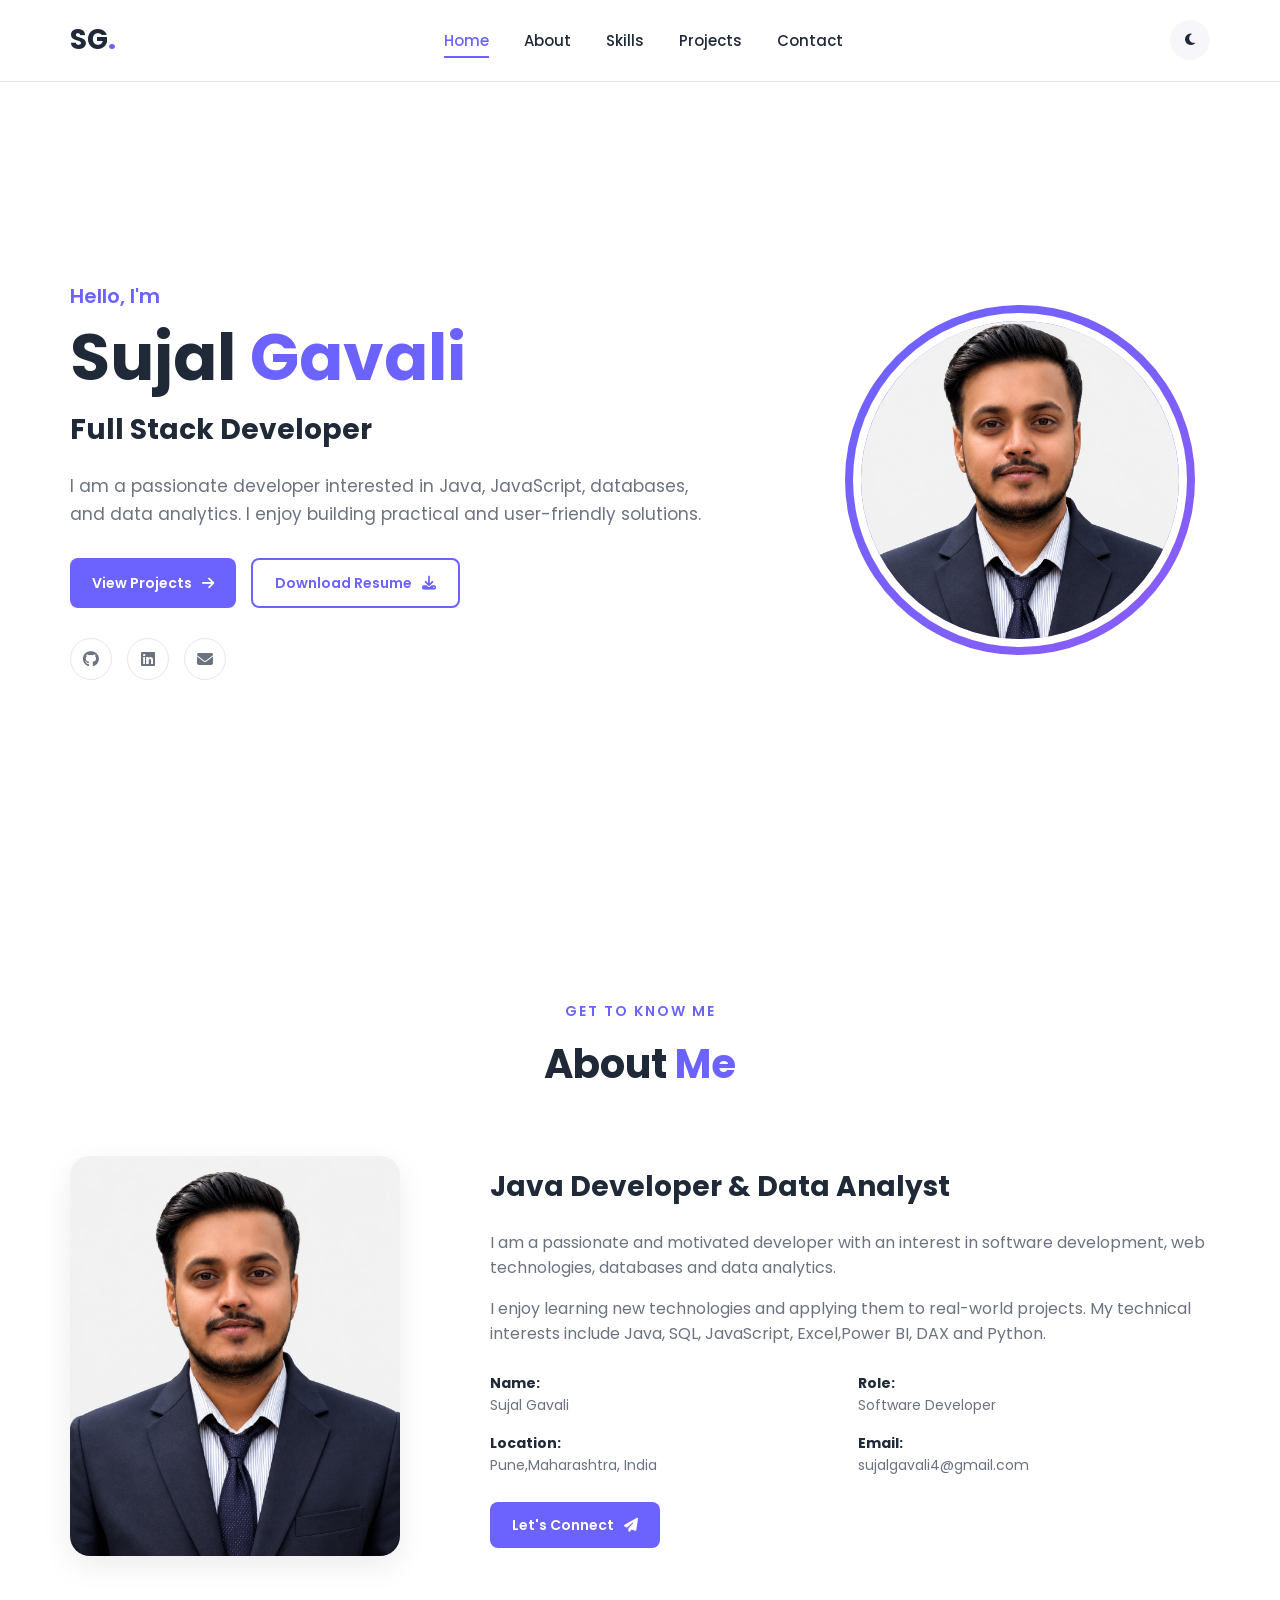
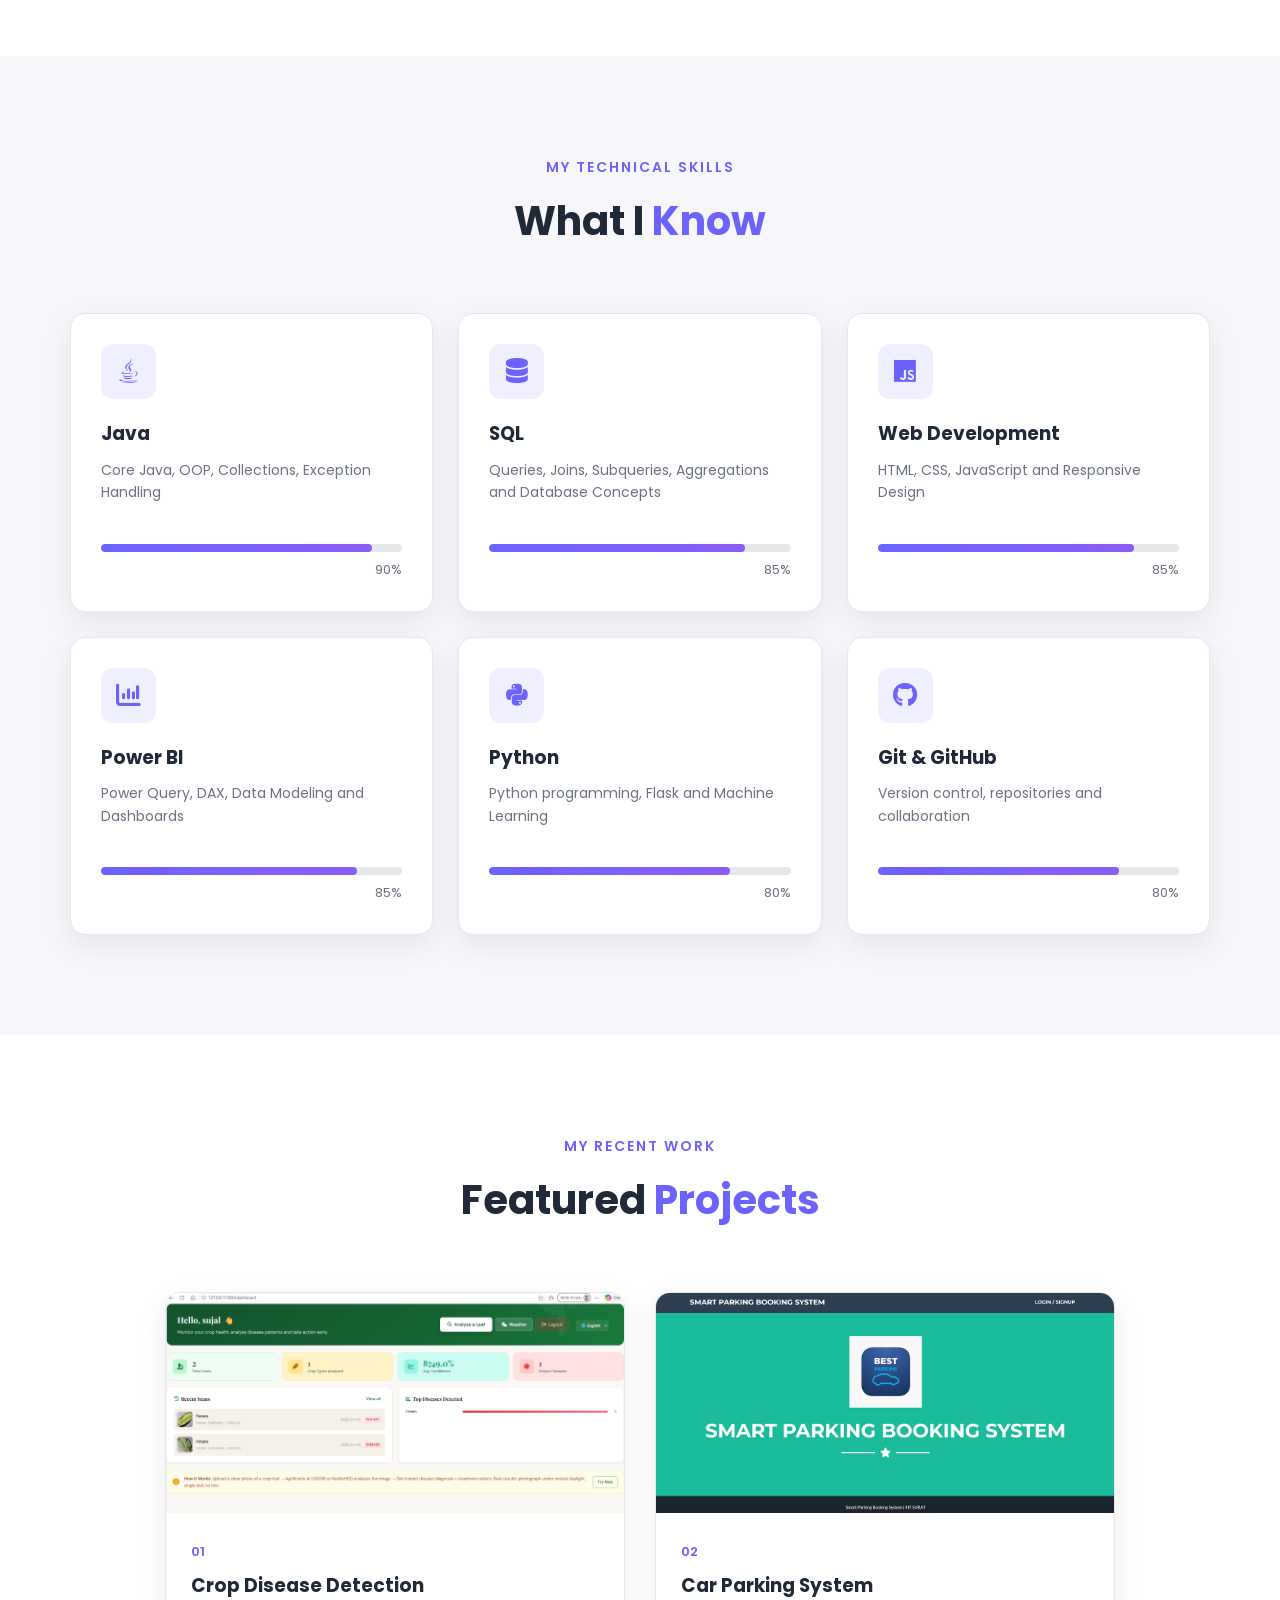
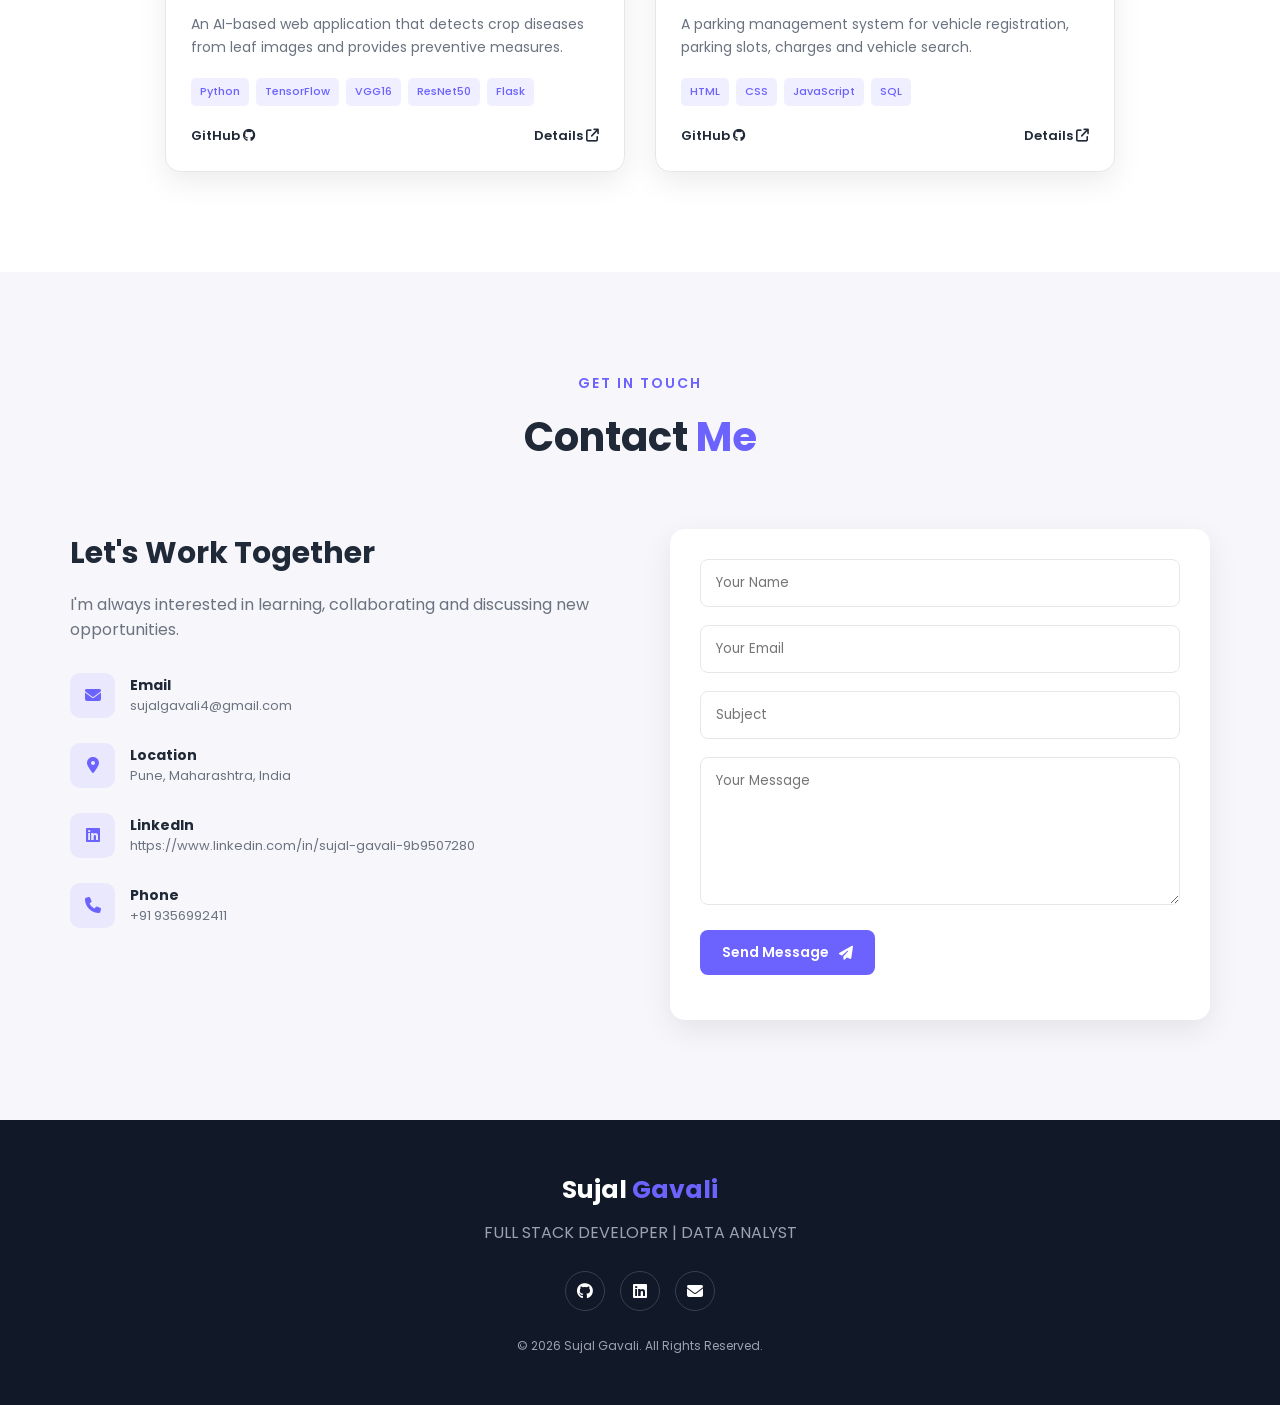
<file: index.html>
<!DOCTYPE html>
<html lang="en">

<head>

    <!-- Basic Page Settings -->
    <meta charset="UTF-8">

    <meta name="viewport"
          content="width=device-width, initial-scale=1.0">

    <meta name="description"
          content="Sujal Gavali - FULL STACK DEVELOPER AND DATA ANALYST">

    <meta name="author"
          content="Sujal Gavali">

    <title>Sujal Gavali | Portfolio</title>


    <!-- Google Font -->
    <link rel="preconnect"
          href="https://fonts.googleapis.com">

    <link rel="preconnect"
          href="https://fonts.gstatic.com"
          crossorigin>

    <link href="https://fonts.googleapis.com/css2?family=Poppins:wght@300;400;500;600;700&display=swap"
          rel="stylesheet">


    <!-- Font Awesome Icons -->
    <link rel="stylesheet"
          href="https://cdnjs.cloudflare.com/ajax/libs/font-awesome/6.5.2/css/all.min.css">


    <!-- CSS -->
    <link rel="stylesheet"
          href="css/style.css">

</head>


<body>


    <!-- =========================
         NAVBAR
    ========================== -->

    <header class="header">

        <nav class="navbar">

            <!-- Logo -->

            <a href="#home" class="logo">
                SG<span>.</span>
            </a>


            <!-- Navigation Links -->

            <ul class="nav-menu">

                <li>
                    <a href="#home" class="nav-link active">
                        Home
                    </a>
                </li>

                <li>
                    <a href="#about" class="nav-link">
                        About
                    </a>
                </li>

                <li>
                    <a href="#skills" class="nav-link">
                        Skills
                    </a>
                </li>

                <li>
                    <a href="#projects" class="nav-link">
                        Projects
                    </a>
                </li>

                <li>
                    <a href="#contact" class="nav-link">
                        Contact
                    </a>
                </li>

            </ul>


            <!-- Theme Button -->

            <button class="theme-btn"
                    id="themeBtn"
                    aria-label="Toggle dark mode">

                <i class="fa-solid fa-moon"></i>

            </button>


            <!-- Mobile Menu Button -->

            <button class="menu-btn"
                    id="menuBtn"
                    aria-label="Open menu">

                <i class="fa-solid fa-bars"></i>

            </button>

        </nav>

    </header>



    <!-- =========================
         HERO SECTION
    ========================== -->

    <main>

        <section class="hero"
                 id="home">

            <div class="hero-content">

                <p class="hero-intro">
                    Hello, I'm
                </p>


                <h1>
                    Sujal <span>Gavali</span>
                </h1>


                <h2>
                    <span id="typingText"></span>
                </h2>


                <p class="hero-description">

                    I am a passionate developer interested in
                    Java, JavaScript, databases, and
                    data analytics. I enjoy building practical
                    and user-friendly solutions.

                </p>


                <!-- Hero Buttons -->

                <div class="hero-buttons">

                    <a href="#projects"
                       class="btn primary-btn">

                        View Projects
                        <i class="fa-solid fa-arrow-right"></i>

                    </a>


                    <a href="assets/resume.pdf"
                       class="btn secondary-btn"
                       download>

                        Download Resume
                        <i class="fa-solid fa-download"></i>

                    </a>

                </div>


                <!-- Social Links -->

                <div class="social-links">

                    <a href="https://github.com/sujalsg59"
                       target="_blank"
                       aria-label="GitHub">

                        <i class="fa-brands fa-github"></i>

                    </a>


                    <a href="https://www.linkedin.com/in/sujal-gavali-9b9507280"
                       target="_blank"
                       aria-label="LinkedIn">

                        <i class="fa-brands fa-linkedin"></i>

                    </a>


                    <a href="sujalgavali4@gmail.com"
                       aria-label="Email">

                        <i class="fa-solid fa-envelope"></i>

                    </a>

                </div>

            </div>


            <!-- Hero Image -->

            <div class="hero-image">

                <div class="image-circle">

                    <img src="images/profile.jpeg"
                         alt="Sujal Gavali">

                </div>

            </div>

        </section>



        <!-- =========================
             ABOUT SECTION
        ========================== -->

        <section class="section"
                 id="about">

            <div class="section-heading">

                <p class="section-subtitle">
                    Get To Know Me
                </p>

                <h2>
                    About <span>Me</span>
                </h2>

            </div>


            <div class="about-container">


                <!-- About Image -->

                <div class="about-image">

                    <img src="images/profile.jpeg"
                         alt="Sujal Gavali">

                </div>


                <!-- About Content -->

                <div class="about-content">

                    <h3>
                        Java Developer & Data Analyst
                    </h3>


                    <p>

                        I am a passionate and motivated developer
                        with an interest in software development,
                        web technologies, databases and data
                        analytics.

                    </p>


                    <p>

                        I enjoy learning new technologies and
                        applying them to real-world projects.
                        My technical interests include Java,
                        SQL, JavaScript, Excel,Power BI, DAX and
                        Python.

                    </p>


                    <!-- Information -->

                    <div class="about-info">

                        <div>
                            <strong>Name:</strong>
                            <span>Sujal Gavali</span>
                        </div>


                        <div>
                            <strong>Role:</strong>
                            <span>Software Developer</span>
                        </div>


                        <div>
                            <strong>Location:</strong>
                            <span>Pune,Maharashtra, India</span>
                        </div>


                        <div>
                            <strong>Email:</strong>
                            <span>sujalgavali4@gmail.com</span>
                        </div>

                    </div>


                    <a href="#contact"
                       class="btn primary-btn">

                        Let's Connect
                        <i class="fa-solid fa-paper-plane"></i>

                    </a>

                </div>

            </div>

        </section>



        <!-- =========================
             SKILLS SECTION
        ========================== -->

        <section class="section skills-section"
                 id="skills">

            <div class="section-heading">

                <p class="section-subtitle">
                    My Technical Skills
                </p>

                <h2>
                    What I <span>Know</span>
                </h2>

            </div>


            <div class="skills-container">


                <!-- Java -->

                <div class="skill-card">

                    <div class="skill-icon">
                        <i class="fa-brands fa-java"></i>
                    </div>

                    <h3>Java</h3>

                    <p>
                        Core Java, OOP, Collections,
                        Exception Handling
                    </p>

                    <div class="skill-bar">

                        <div class="skill-progress"
                             data-progress="90">
                        </div>

                    </div>

                    <span class="skill-percentage">
                        90%
                    </span>

                </div>


                <!-- SQL -->

                <div class="skill-card">

                    <div class="skill-icon">
                        <i class="fa-solid fa-database"></i>
                    </div>

                    <h3>SQL</h3>

                    <p>
                        Queries, Joins, Subqueries,
                        Aggregations and Database Concepts
                    </p>

                    <div class="skill-bar">

                        <div class="skill-progress"
                             data-progress="85">
                        </div>

                    </div>

                    <span class="skill-percentage">
                        85%
                    </span>

                </div>


                <!-- Web Development -->

                <div class="skill-card">

                    <div class="skill-icon">
                        <i class="fa-brands fa-js"></i>
                    </div>

                    <h3>Web Development</h3>

                    <p>
                        HTML, CSS, JavaScript and
                        Responsive Design
                    </p>

                    <div class="skill-bar">

                        <div class="skill-progress"
                             data-progress="85">
                        </div>

                    </div>

                    <span class="skill-percentage">
                        85%
                    </span>

                </div>


                <!-- Power BI -->

                <div class="skill-card">

                    <div class="skill-icon">
                        <i class="fa-solid fa-chart-column"></i>
                    </div>

                    <h3>Power BI</h3>

                    <p>
                        Power Query, DAX,
                        Data Modeling and Dashboards
                    </p>

                    <div class="skill-bar">

                        <div class="skill-progress"
                             data-progress="85">
                        </div>

                    </div>

                    <span class="skill-percentage">
                        85%
                    </span>

                </div>


                <!-- Python -->

                <div class="skill-card">

                    <div class="skill-icon">
                        <i class="fa-brands fa-python"></i>
                    </div>

                    <h3>Python</h3>

                    <p>
                        Python programming,
                        Flask and Machine Learning
                    </p>

                    <div class="skill-bar">

                        <div class="skill-progress"
                             data-progress="80">
                        </div>

                    </div>

                    <span class="skill-percentage">
                        80%
                    </span>

                </div>


                <!-- Git -->

                <div class="skill-card">

                    <div class="skill-icon">
                        <i class="fa-brands fa-github"></i>
                    </div>

                    <h3>Git & GitHub</h3>

                    <p>
                        Version control,
                        repositories and collaboration
                    </p>

                    <div class="skill-bar">

                        <div class="skill-progress"
                             data-progress="80">
                        </div>

                    </div>

                    <span class="skill-percentage">
                        80%
                    </span>

                </div>

            </div>

        </section>



        <!-- =========================
             PROJECTS SECTION
        ========================== -->

        <section class="section"
                 id="projects">

            <div class="section-heading">

                <p class="section-subtitle">
                    My Recent Work
                </p>

                <h2>
                    Featured <span>Projects</span>
                </h2>

            </div>


            <div class="projects-container">


                <!-- Project 1 -->

                <article class="project-card">

                    <div class="project-image">

                        <img src="images/project1.png"
                             alt="Crop Disease Detection">

                    </div>


                    <div class="project-content">

                        <span class="project-number">
                            01
                        </span>

                        <h3>
                            Crop Disease Detection
                        </h3>

                        <p>

                            An AI-based web application that
                            detects crop diseases from leaf
                            images and provides preventive
                            measures.

                        </p>


                        <div class="project-tech">

                            <span>Python</span>
                            <span>TensorFlow</span>
                            <span>VGG16</span>
                            <span>ResNet50</span>
                            <span>Flask</span>

                        </div>


                        <div class="project-links">

                            <a href="https://github.com/sujalsg59/crop-prediction"
                               target="_blank">

                                GitHub
                                <i class="fa-brands fa-github"></i>

                            </a>


                            <button class="project-details-btn"
                                    data-project="1">

                                Details
                                <i class="fa-solid fa-arrow-up-right-from-square"></i>

                            </button>

                        </div>

                    </div>

                </article>



                <!-- Project 2 -->

                <article class="project-card">

                    <div class="project-image">

                        <img src="images/project2.png"
                             alt="Car Parking System">

                    </div>


                    <div class="project-content">

                        <span class="project-number">
                            02
                        </span>

                        <h3>
                            Car Parking System
                        </h3>

                        <p>

                            A parking management system for
                            vehicle registration, parking slots,
                            charges and vehicle search.

                        </p>


                        <div class="project-tech">

                            <span>HTML</span>
                            <span>CSS</span>
                            <span>JavaScript</span>
                            <span>SQL</span>

                        </div>


                        <div class="project-links">

                            <a href="https://github.com/sujalsg59/Car-Parking-System"
                               target="_blank">

                                GitHub
                                <i class="fa-brands fa-github"></i>

                            </a>


                            <button class="project-details-btn"
                                    data-project="2">

                                Details
                                <i class="fa-solid fa-arrow-up-right-from-square"></i>

                            </button>

                        </div>

                    </div>

                </article>

            </div>

        </section>



        <!-- =========================
             CONTACT SECTION
        ========================== -->

        <section class="section contact-section"
                 id="contact">

            <div class="section-heading">

                <p class="section-subtitle">
                    Get In Touch
                </p>

                <h2>
                    Contact <span>Me</span>
                </h2>

            </div>


            <div class="contact-container">


                <!-- Contact Information -->

                <div class="contact-info">

                    <h3>
                        Let's Work Together
                    </h3>


                    <p>

                        I'm always interested in learning,
                        collaborating and discussing new
                        opportunities.

                    </p>


                    <div class="contact-item">

                        <i class="fa-solid fa-envelope"></i>

                        <div>

                            <h4>Email</h4>

                            <p>
                                sujalgavali4@gmail.com
                            </p>

                        </div>

                    </div>


                    <div class="contact-item">

                        <i class="fa-solid fa-location-dot"></i>

                        <div>

                            <h4>Location</h4>

                            <p>
                               Pune, Maharashtra, India
                            </p>

                        </div>

                    </div>


                    <div class="contact-item">

                        <i class="fa-brands fa-linkedin"></i>

                        <div>

                            <h4>LinkedIn</h4>

                            <p>
                                https://www.linkedin.com/in/sujal-gavali-9b9507280
                            </p>

                        </div>

                    </div>

                    <div class="contact-item">
                        <i class="fa-solid fa-phone"></i>

                        <div>
                            <h4>Phone</h4>

                            <p>
                                <a href="tel:+919356992411">
                                    +91 9356992411
                                </a>
                            </p>
                        </div>
                    </div>

                </div>



                <!-- Contact Form -->

                <form class="contact-form"
                      id="contactForm">

                    <div class="form-group">

                        <input type="text"
                               id="name"
                               name="name"
                               placeholder="Your Name"
                               required>

                    </div>


                    <div class="form-group">

                        <input type="email"
                               id="email"
                               name="email"
                               placeholder="Your Email"
                               required>

                    </div>


                    <div class="form-group">

                        <input type="text"
                               id="subject"
                               name="subject"
                               placeholder="Subject"
                               required>

                    </div>


                    <div class="form-group">

                        <textarea id="message"
                                  name="message"
                                  rows="6"
                                  placeholder="Your Message"
                                  required></textarea>

                    </div>


                    <button type="submit"
                            class="btn primary-btn">

                        Send Message

                        <i class="fa-solid fa-paper-plane"></i>

                    </button>


                    <p id="formMessage"
                       class="form-message">
                    </p>

                </form>

            </div>

        </section>

    </main>



    <!-- =========================
         FOOTER
    ========================== -->

    <footer class="footer">

        <div class="footer-content">

            <h3>
                Sujal <span>Gavali</span>
            </h3>


            <p>
                FULL STACK DEVELOPER  | DATA ANALYST
            </p>


            <div class="footer-socials">

                <a href="https://github.com/sujalsg59" target="_blank">
                    <i class="fa-brands fa-github"></i>
                </a>

                <a href="https://www.linkedin.com/in/sujal-gavali-9b9507280" target="_blank">
                    <i class="fa-brands fa-linkedin"></i>
                </a>

                <a href="sujalgavali4@gmail.com">
                    <i class="fa-solid fa-envelope"></i>
                </a>

            </div>


            <p class="copyright">

                © 2026 Sujal Gavali.
                All Rights Reserved.

            </p>

        </div>

    </footer>



    <!-- =========================
         PROJECT MODAL
    ========================== -->

    <div class="modal"
         id="projectModal">

        <div class="modal-content">

            <button class="modal-close"
                    id="modalClose">

                <i class="fa-solid fa-xmark"></i>

            </button>


            <span class="modal-number">
                Project
            </span>


            <h2 id="modalTitle">
                Project Title
            </h2>


            <p id="modalDescription">
                Project description
            </p>


            <div id="modalTechnologies"
                 class="project-tech">
            </div>


            <div class="modal-links">

                <a href="#"
                   id="modalGithub"
                   target="_blank"
                   class="btn primary-btn">

                    GitHub

                </a>

            </div>

        </div>

    </div>



    <!-- =========================
         SCROLL TO TOP BUTTON
    ========================== -->

    <button class="scroll-top"
            id="scrollTopBtn"
            aria-label="Scroll to top">

        <i class="fa-solid fa-arrow-up"></i>

    </button>



    <!-- JavaScript -->

    <script src="js/script.js"></script>

</body>

</html>
</file>
<file: css/style.css>
/* =========================================
   GLOBAL VARIABLES
========================================= */

:root {

    --primary-color: #6c63ff;

    --secondary-color: #8b5cf6;

    --background-color: #ffffff;

    --secondary-background: #f7f7fb;

    --text-color: #1f2937;

    --secondary-text: #6b7280;

    --card-background: #ffffff;

    --border-color: #e5e7eb;

    --shadow:
        0 10px 30px rgba(0, 0, 0, 0.08);

    --transition: 0.3s ease;

}


/* =========================================
   DARK MODE VARIABLES
========================================= */

body.dark-mode {

    --background-color: #111827;

    --secondary-background: #1f2937;

    --text-color: #f9fafb;

    --secondary-text: #d1d5db;

    --card-background: #1f2937;

    --border-color: #374151;

    --shadow:
        0 10px 30px rgba(0, 0, 0, 0.3);

}


/* =========================================
   RESET
========================================= */

* {

    margin: 0;

    padding: 0;

    box-sizing: border-box;

}


html {

    scroll-behavior: smooth;

}


body {

    font-family: "Poppins", sans-serif;

    background-color: var(--background-color);

    color: var(--text-color);

    line-height: 1.6;

    transition:
        background-color 0.3s ease,
        color 0.3s ease;

}


a {

    text-decoration: none;

    color: inherit;

}


ul {

    list-style: none;

}


img {

    max-width: 100%;

    display: block;

}


button,
input,
textarea {

    font-family: inherit;

}


/* =========================================
   HEADER
========================================= */

.header {

    position: fixed;

    top: 0;

    left: 0;

    width: 100%;

    z-index: 1000;

    background-color:
        rgba(255, 255, 255, 0.9);

    backdrop-filter: blur(10px);

    border-bottom:
        1px solid var(--border-color);

}


body.dark-mode .header {

    background-color:
        rgba(17, 24, 39, 0.9);

}


/* =========================================
   NAVBAR
========================================= */

.navbar {

    max-width: 1200px;

    margin: auto;

    padding: 18px 30px;

    display: flex;

    align-items: center;

    justify-content: space-between;

}


.logo {

    font-size: 28px;

    font-weight: 700;

}


.logo span {

    color: var(--primary-color);

}


.nav-menu {

    display: flex;

    gap: 35px;

}


.nav-link {

    position: relative;

    font-size: 15px;

    font-weight: 500;

    transition: var(--transition);

}


.nav-link:hover,
.nav-link.active {

    color: var(--primary-color);

}


.nav-link::after {

    content: "";

    position: absolute;

    left: 0;

    bottom: -7px;

    width: 0;

    height: 2px;

    background-color:
        var(--primary-color);

    transition: var(--transition);

}


.nav-link:hover::after,
.nav-link.active::after {

    width: 100%;

}


/* =========================================
   THEME BUTTON
========================================= */

.theme-btn {

    width: 40px;

    height: 40px;

    border: none;

    border-radius: 50%;

    cursor: pointer;

    background-color:
        var(--secondary-background);

    color: var(--text-color);

    transition: var(--transition);

}


.theme-btn:hover {

    background-color:
        var(--primary-color);

    color: white;

}


/* =========================================
   MOBILE MENU BUTTON
========================================= */

.menu-btn {

    display: none;

    border: none;

    background: none;

    color: var(--text-color);

    font-size: 24px;

    cursor: pointer;

}


/* =========================================
   GENERAL SECTION
========================================= */

.section {

    max-width: 1200px;

    margin: auto;

    padding: 100px 30px;

}


.section-heading {

    text-align: center;

    margin-bottom: 60px;

}


.section-subtitle {

    color: var(--primary-color);

    font-size: 14px;

    font-weight: 600;

    text-transform: uppercase;

    letter-spacing: 2px;

    margin-bottom: 10px;

}


.section-heading h2 {

    font-size: 40px;

}


.section-heading h2 span {

    color: var(--primary-color);

}


/* =========================================
   HERO
========================================= */

.hero {

    max-width: 1200px;

    min-height: 100vh;

    margin: auto;

    padding:
        120px 30px 60px;

    display: flex;

    align-items: center;

    justify-content: space-between;

    gap: 50px;

}


.hero-content {

    flex: 1;

}


.hero-intro {

    color: var(--primary-color);

    font-size: 20px;

    font-weight: 600;

    margin-bottom: 10px;

}


.hero h1 {

    font-size: 65px;

    line-height: 1.1;

    margin-bottom: 15px;

}


.hero h1 span {

    color: var(--primary-color);

}


.hero h2 {

    font-size: 28px;

    min-height: 45px;

}


.hero-description {

    max-width: 650px;

    margin-top: 20px;

    color: var(--secondary-text);

    font-size: 17px;

}


/* =========================================
   HERO BUTTONS
========================================= */

.hero-buttons {

    display: flex;

    gap: 15px;

    margin-top: 30px;

}


.btn {

    display: inline-flex;

    align-items: center;

    justify-content: center;

    gap: 10px;

    padding: 12px 22px;

    border-radius: 8px;

    font-size: 14px;

    font-weight: 600;

    cursor: pointer;

    transition: var(--transition);

    border: none;

}


.primary-btn {

    background-color:
        var(--primary-color);

    color: white;

}


.primary-btn:hover {

    transform: translateY(-3px);

    box-shadow:
        0 10px 25px
        rgba(108, 99, 255, 0.3);

}


.secondary-btn {

    border:
        2px solid var(--primary-color);

    color: var(--primary-color);

}


.secondary-btn:hover {

    background-color:
        var(--primary-color);

    color: white;

}


/* =========================================
   SOCIAL LINKS
========================================= */

.social-links {

    display: flex;

    gap: 15px;

    margin-top: 30px;

}


.social-links a {

    width: 42px;

    height: 42px;

    border:
        1px solid var(--border-color);

    border-radius: 50%;

    display: flex;

    align-items: center;

    justify-content: center;

    color: var(--secondary-text);

    transition: var(--transition);

}


.social-links a:hover {

    color: white;

    background-color:
        var(--primary-color);

    transform: translateY(-4px);

}


/* =========================================
   HERO IMAGE
========================================= */

.hero-image {

    flex: 0 0 380px;

    display: flex;

    justify-content: center;

}


.image-circle {

    width: 350px;

    height: 350px;

    border-radius: 50%;

    padding: 8px;

    background:
        linear-gradient(
            135deg,
            var(--primary-color),
            var(--secondary-color)
        );

}


.image-circle img {
    width: 100%;
    height: 100%;
    object-fit: cover;
    object-position: center 30%;
    border-radius: 50%;
    border: 8px solid var(--background-color);
}


/* =========================================
   ABOUT
========================================= */

.about-container {

    display: grid;

    grid-template-columns:
        350px 1fr;

    gap: 70px;

    align-items: center;

}


.about-image img {

    width: 330px;

    height: 400px;

    object-fit: cover;

    border-radius: 20px;

    box-shadow: var(--shadow);

}


.about-content h3 {

    font-size: 28px;

    margin-bottom: 20px;

}


.about-content p {

    color: var(--secondary-text);

    margin-bottom: 15px;

}


.about-info {

    display: grid;

    grid-template-columns:
        1fr 1fr;

    gap: 15px;

    margin: 25px 0;

}


.about-info div {

    display: flex;

    flex-direction: column;

}


.about-info strong {

    font-size: 14px;

}


.about-info span {

    color: var(--secondary-text);

    font-size: 14px;

}


/* =========================================
   SKILLS
========================================= */

.skills-section {

    max-width: 100%;

    background-color:
        var(--secondary-background);

}


.skills-container {

    max-width: 1140px;

    margin: auto;

    display: grid;

    grid-template-columns:
        repeat(3, 1fr);

    gap: 25px;

}


.skill-card {

    background-color:
        var(--card-background);

    border:
        1px solid var(--border-color);

    border-radius: 15px;

    padding: 30px;

    transition: var(--transition);

    box-shadow: var(--shadow);

}


.skill-card:hover {

    transform: translateY(-8px);

}


.skill-icon {

    width: 55px;

    height: 55px;

    display: flex;

    align-items: center;

    justify-content: center;

    background-color:
        rgba(108, 99, 255, 0.1);

    color: var(--primary-color);

    border-radius: 12px;

    font-size: 25px;

    margin-bottom: 20px;

}


.skill-card h3 {

    margin-bottom: 10px;

}


.skill-card p {

    color: var(--secondary-text);

    font-size: 14px;

    min-height: 65px;

}


.skill-bar {

    width: 100%;

    height: 8px;

    background-color:
        var(--border-color);

    border-radius: 10px;

    overflow: hidden;

    margin-top: 20px;

}


.skill-progress {

    width: 0;

    height: 100%;

    background:
        linear-gradient(
            90deg,
            var(--primary-color),
            var(--secondary-color)
        );

    border-radius: 10px;

    transition: width 1.5s ease;

}


.skill-percentage {

    display: block;

    text-align: right;

    margin-top: 8px;

    font-size: 13px;

    color: var(--secondary-text);

}


/* =========================================
   PROJECTS
========================================= */

.projects-container {
    display: grid;

    grid-template-columns:
        repeat(2, 1fr);

    gap: 30px;

    max-width: 950px;
    margin: 0 auto;
}


.project-card {

    background-color:
        var(--card-background);

    border:
        1px solid var(--border-color);

    border-radius: 15px;

    overflow: hidden;

    box-shadow: var(--shadow);

    transition: var(--transition);

}


.project-card:hover {

    transform: translateY(-10px);

}


.project-image {

    height: 220px;

    overflow: hidden;

}


.project-image img {

    width: 100%;

    height: 100%;

    object-fit: cover;

    transition: 0.5s ease;

}


.project-card:hover
.project-image img {

    transform: scale(1.08);

}


.project-content {

    padding: 25px;

}


.project-number {

    color: var(--primary-color);

    font-size: 13px;

    font-weight: 600;

}


.project-content h3 {

    margin: 8px 0 12px;

}


.project-content p {

    color: var(--secondary-text);

    font-size: 14px;

}


.project-tech {

    display: flex;

    flex-wrap: wrap;

    gap: 7px;

    margin: 20px 0;

}


.project-tech span {

    padding: 5px 9px;

    background-color:
        rgba(108, 99, 255, 0.1);

    color: var(--primary-color);

    border-radius: 5px;

    font-size: 11px;

    font-weight: 500;

}


.project-links {

    display: flex;

    align-items: center;

    justify-content: space-between;

}


.project-links a,
.project-details-btn {

    border: none;

    background: none;

    color: var(--text-color);

    font-size: 13px;

    font-weight: 600;

    cursor: pointer;

    transition: var(--transition);

}


.project-links a:hover,
.project-details-btn:hover {

    color: var(--primary-color);

}


/* =========================================
   CONTACT
========================================= */

.contact-section {

    max-width: 100%;

    background-color:
        var(--secondary-background);

}


.contact-container {

    max-width: 1140px;

    margin: auto;

    display: grid;

    grid-template-columns:
        1fr 1fr;

    gap: 60px;

}


.contact-info h3 {

    font-size: 30px;

    margin-bottom: 15px;

}


.contact-info > p {

    color: var(--secondary-text);

    margin-bottom: 30px;

}


.contact-item {

    display: flex;

    gap: 15px;

    align-items: center;

    margin-bottom: 25px;

}


.contact-item > i {

    width: 45px;

    height: 45px;

    display: flex;

    align-items: center;

    justify-content: center;

    background-color:
        rgba(108, 99, 255, 0.1);

    color: var(--primary-color);

    border-radius: 10px;

}


.contact-item h4 {

    font-size: 14px;

}


.contact-item p {

    color: var(--secondary-text);

    font-size: 13px;

}


/* =========================================
   CONTACT FORM
========================================= */

.contact-form {

    background-color:
        var(--card-background);

    padding: 30px;

    border-radius: 15px;

    box-shadow: var(--shadow);

}


.form-group {

    margin-bottom: 18px;

}


.form-group input,
.form-group textarea {

    width: 100%;

    padding: 13px 15px;

    border:
        1px solid var(--border-color);

    border-radius: 8px;

    outline: none;

    background-color:
        var(--background-color);

    color: var(--text-color);

    resize: vertical;

    transition: var(--transition);

}


.form-group input:focus,
.form-group textarea:focus {

    border-color:
        var(--primary-color);

}


.form-message {

    margin-top: 15px;

    font-size: 13px;

}


/* =========================================
   FOOTER
========================================= */

.footer {

    background-color: #111827;

    color: white;

    text-align: center;

    padding: 50px 30px;

}


.footer h3 {

    font-size: 25px;

}


.footer h3 span {

    color: var(--primary-color);

}


.footer p {

    color: #9ca3af;

    margin-top: 10px;

}


.footer-socials {

    display: flex;

    justify-content: center;

    gap: 15px;

    margin: 25px 0;

}


.footer-socials a {

    width: 40px;

    height: 40px;

    border: 1px solid #374151;

    border-radius: 50%;

    display: flex;

    align-items: center;

    justify-content: center;

    transition: var(--transition);

}


.footer-socials a:hover {

    background-color:
        var(--primary-color);

    border-color:
        var(--primary-color);

}


.copyright {

    font-size: 12px;

}


/* =========================================
   PROJECT MODAL
========================================= */

.modal {

    position: fixed;

    inset: 0;

    display: none;

    align-items: center;

    justify-content: center;

    background:
        rgba(0, 0, 0, 0.7);

    z-index: 2000;

    padding: 20px;

}


.modal.active {

    display: flex;

}


.modal-content {

    position: relative;

    max-width: 600px;

    width: 100%;

    padding: 40px;

    border-radius: 15px;

    background-color:
        var(--card-background);

    box-shadow: var(--shadow);

}


.modal-close {

    position: absolute;

    top: 15px;

    right: 15px;

    width: 35px;

    height: 35px;

    border: none;

    border-radius: 50%;

    cursor: pointer;

    background-color:
        var(--secondary-background);

    color: var(--text-color);

}


.modal-number {

    color: var(--primary-color);

    font-size: 13px;

}


.modal-content h2 {

    margin: 10px 0 15px;

}


.modal-content p {

    color: var(--secondary-text);

}


/* =========================================
   SCROLL TOP
========================================= */

.scroll-top {

    position: fixed;

    right: 25px;

    bottom: 25px;

    width: 45px;

    height: 45px;

    border: none;

    border-radius: 50%;

    background-color:
        var(--primary-color);

    color: white;

    cursor: pointer;

    display: none;

    align-items: center;

    justify-content: center;

    z-index: 100;

}


.scroll-top.show {

    display: flex;

}


/* =========================================
   RESPONSIVE DESIGN
========================================= */

@media (max-width: 900px) {


    .nav-menu {

        position: fixed;

        top: 75px;

        right: -100%;

        width: 250px;

        height: calc(100vh - 75px);

        flex-direction: column;

        padding: 40px 30px;

        background-color:
            var(--card-background);

        box-shadow: var(--shadow);

        transition: 0.3s ease;

    }


    .nav-menu.active {

        right: 0;

    }


    .menu-btn {

        display: block;

    }


    .hero {

        flex-direction: column-reverse;

        text-align: center;

        padding-top: 140px;

    }


    .hero-buttons,
    .social-links {

        justify-content: center;

    }


    .hero-image {

        flex: none;

    }


    .skills-container,
    .projects-container {

        grid-template-columns:
            repeat(2, 1fr);

    }


    .about-container {

        grid-template-columns: 1fr;

        text-align: center;

    }


    .about-image {

        display: flex;

        justify-content: center;

    }


    .about-info {

        text-align: left;

    }


    .contact-container {

        grid-template-columns: 1fr;

    }

}


@media (max-width: 600px) {


    .navbar {

        padding: 15px 20px;

    }


    .hero {

        padding-left: 20px;

        padding-right: 20px;

    }


    .hero h1 {

        font-size: 45px;

    }


    .hero h2 {

        font-size: 21px;

    }


    .hero-description {

        font-size: 14px;

    }


    .hero-buttons {

        flex-direction: column;

    }


    .hero-buttons .btn {

        width: 100%;

    }


    .image-circle {

        width: 250px;

        height: 250px;

    }


    .section {

        padding:
            80px 20px;

    }


    .section-heading h2 {

        font-size: 32px;

    }


    .skills-container,
    .projects-container {

        grid-template-columns: 1fr;

    }


    .about-info {

        grid-template-columns: 1fr;

    }


    .contact-container {

        gap: 30px;

    }


    .contact-form {

        padding: 20px;

    }


    .modal-content {

        padding: 30px 20px;

    }

}
</file>
